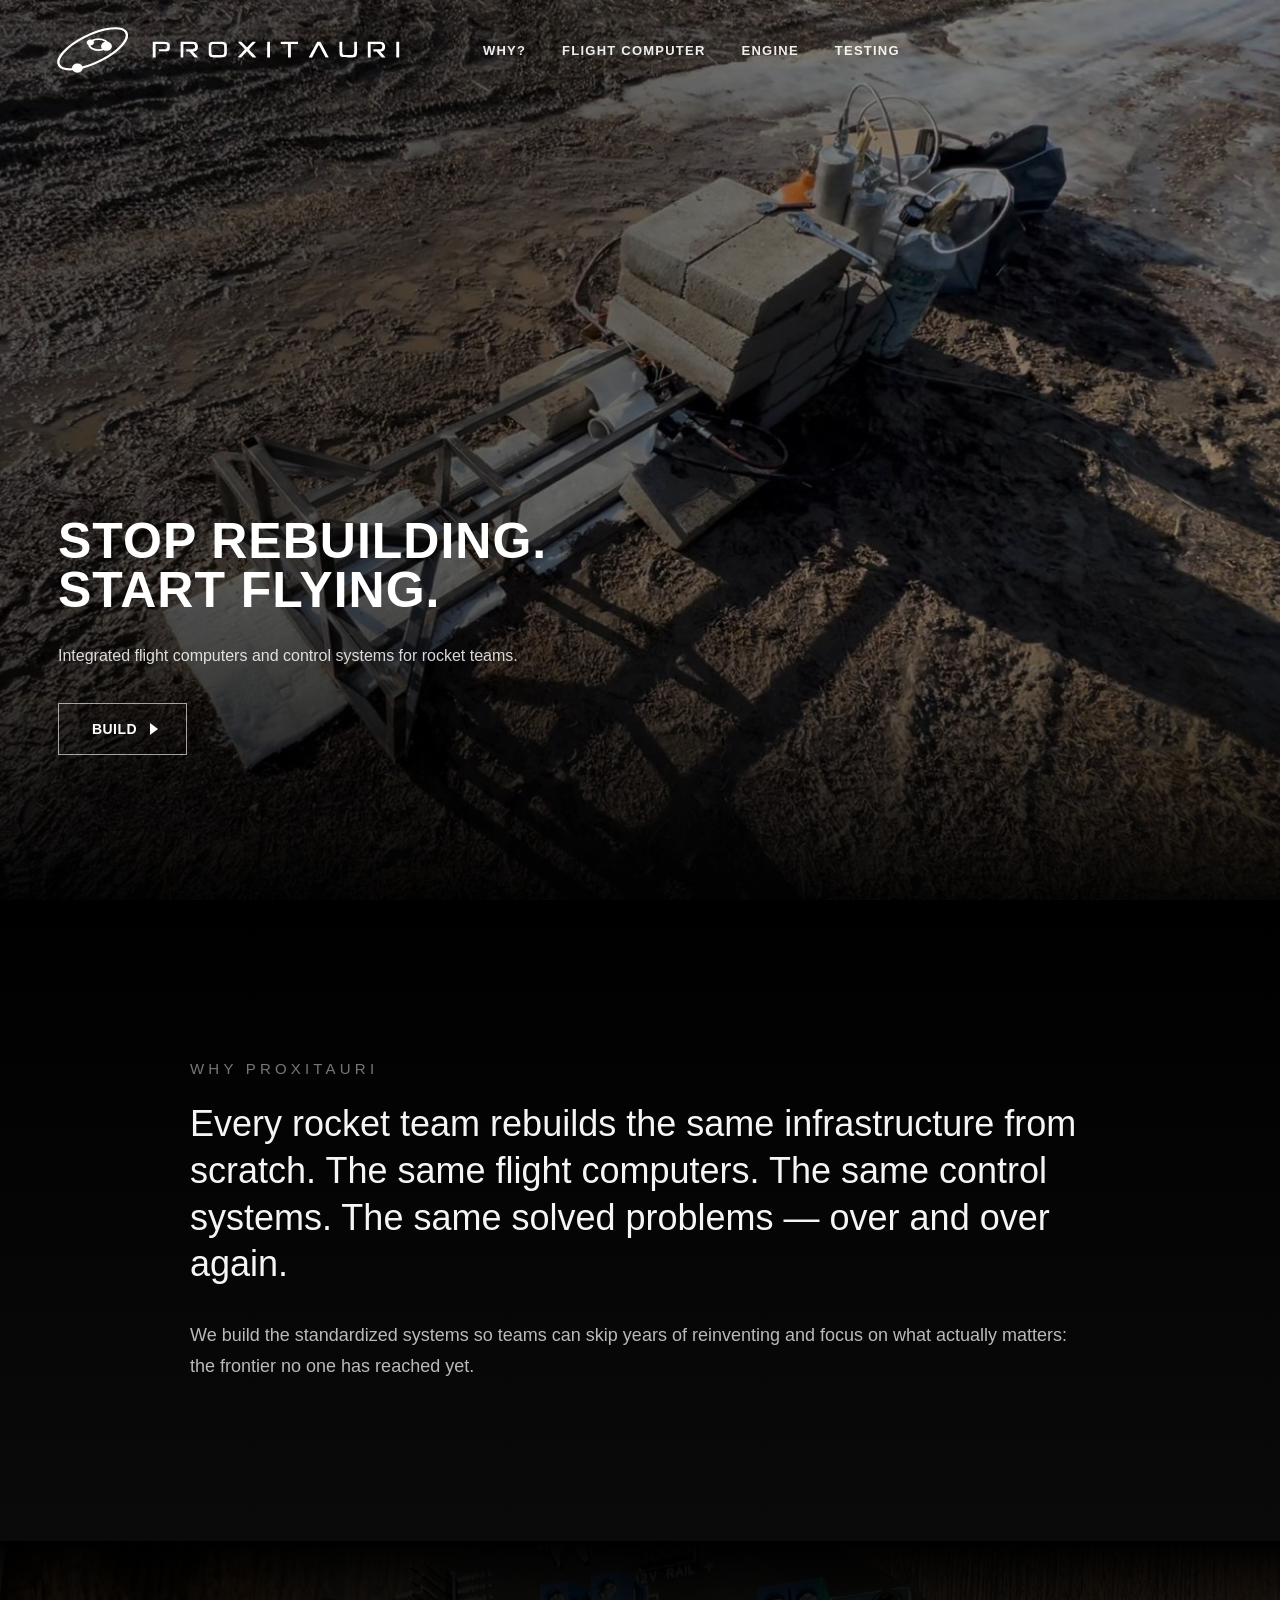
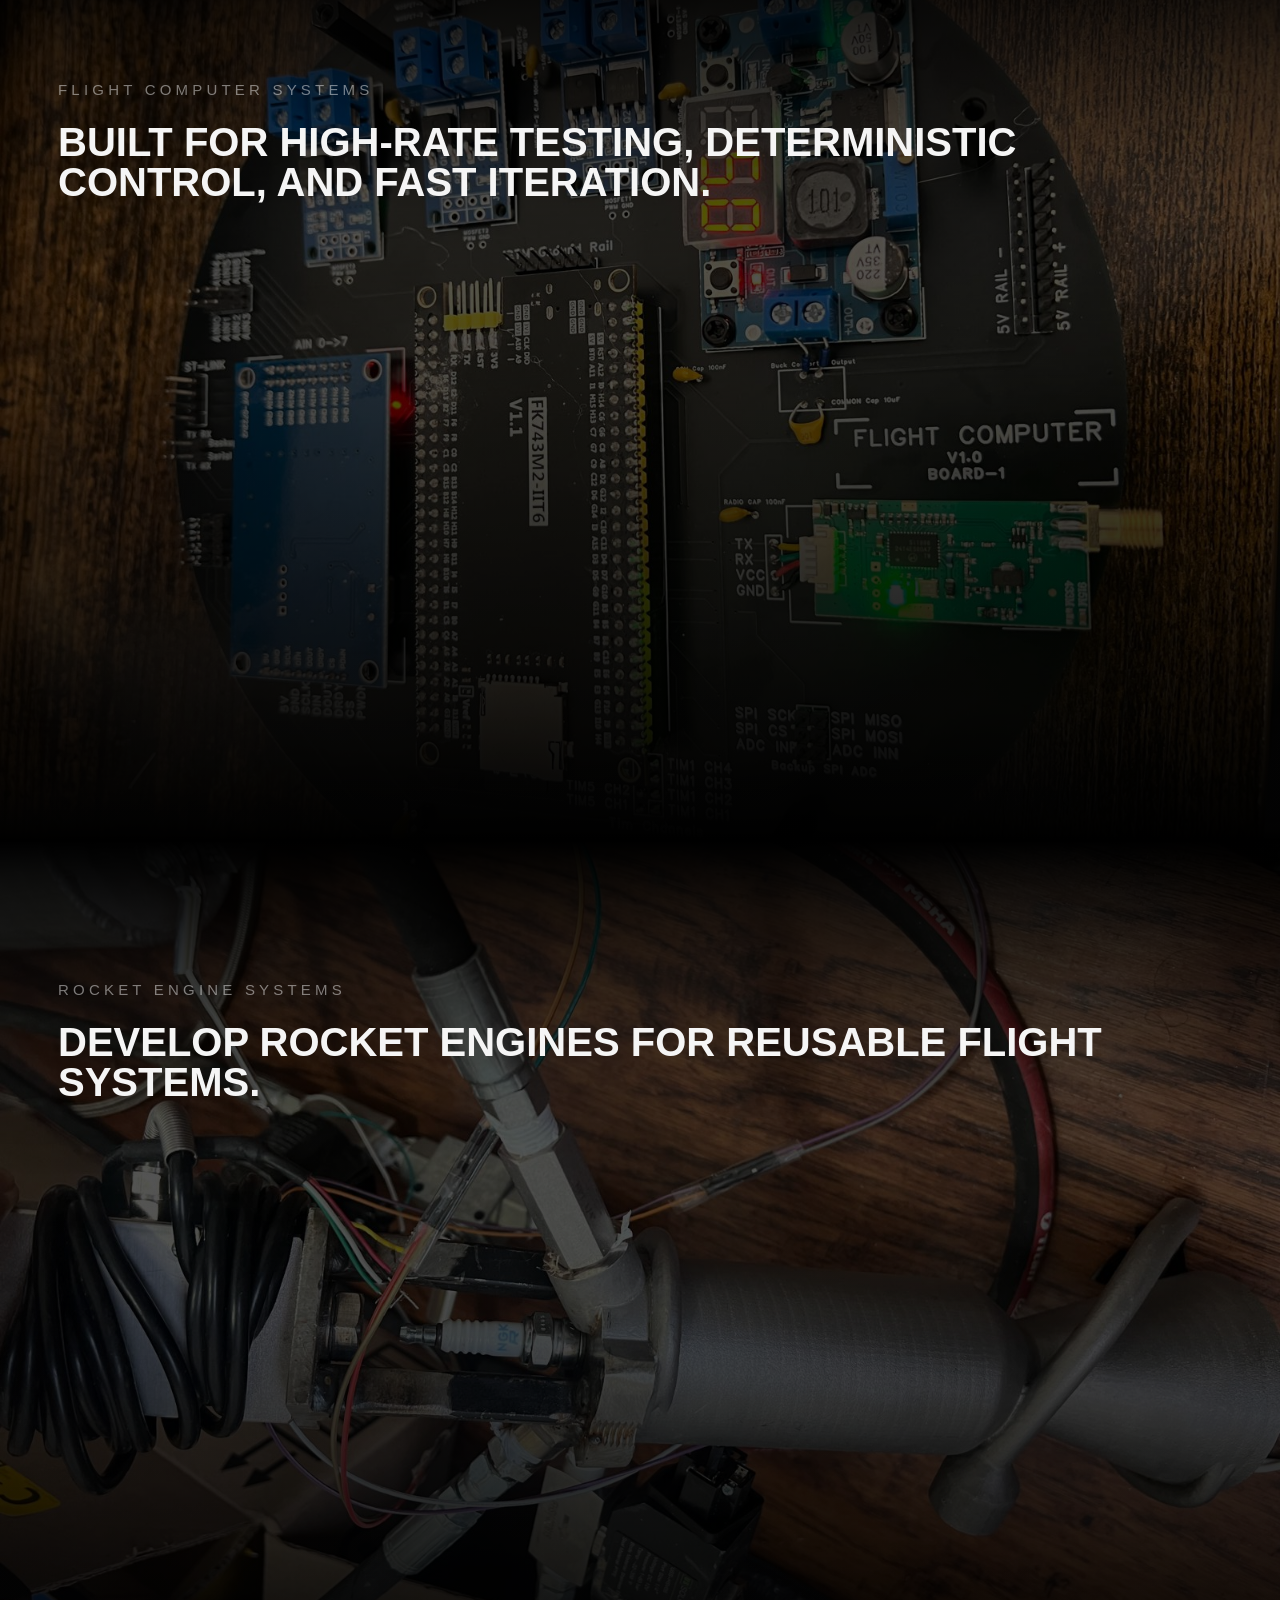
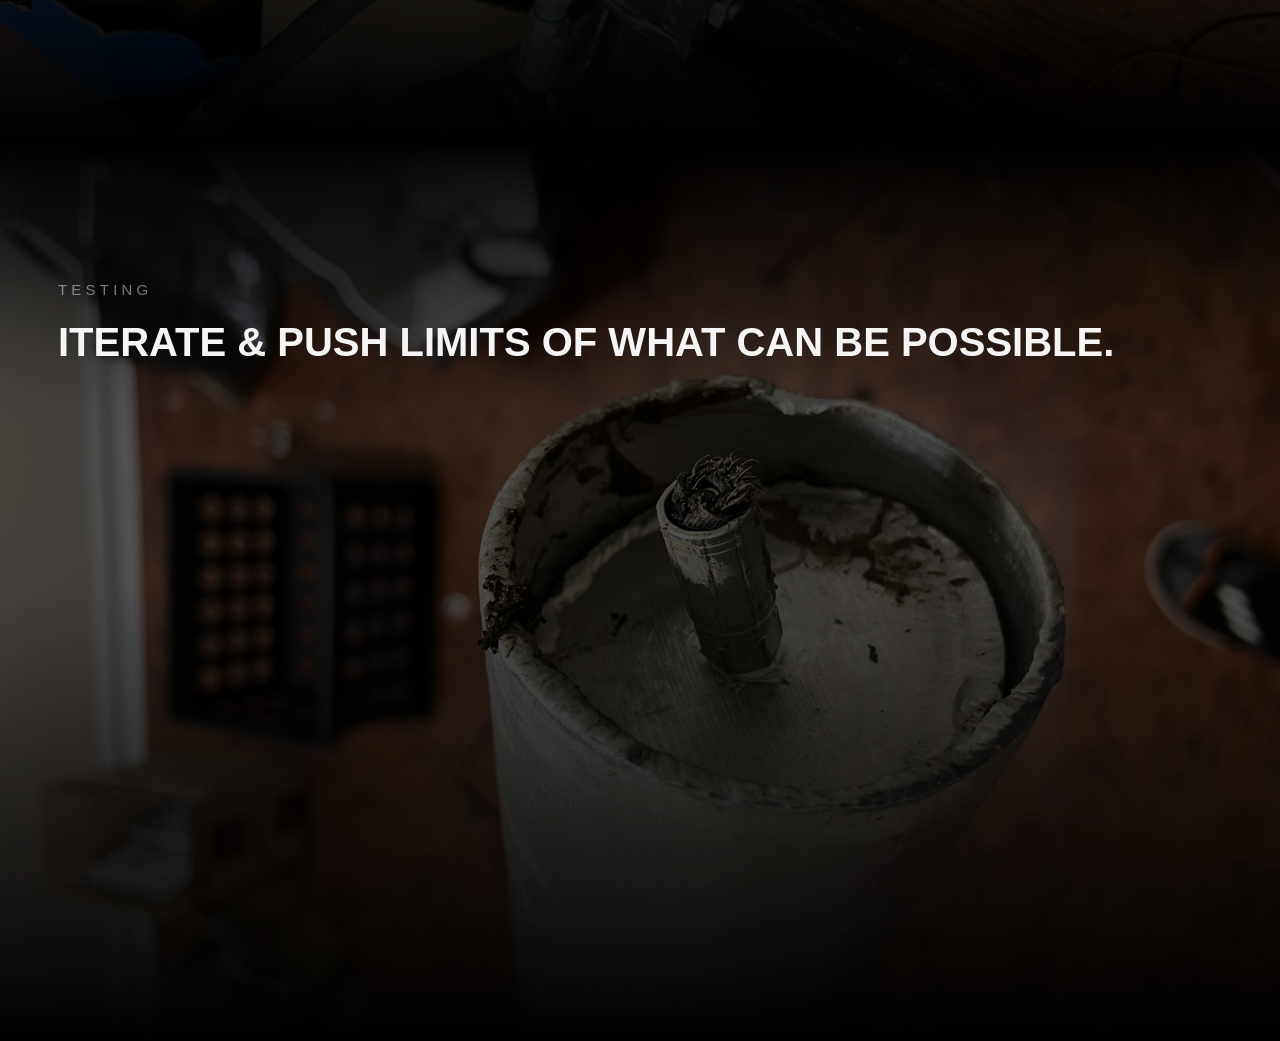
<file: index.html>
<!DOCTYPE html>
<html lang="en">
<head>
  <meta charset="UTF-8" />
  <meta name="viewport" content="width=device-width, initial-scale=1.0" />
  <title>Proxitauri</title>
  
  <link rel="icon" type="image/x-icon" href="./logos/favicon.svg">
  <link rel="stylesheet" href="./src/css/base.css" />
  <link rel="stylesheet" href="./src/css/header.css" />
  <link rel="stylesheet" href="./src/css/hero.css" />
  <link rel="stylesheet" href="./src/css/sections.css" />
</head>

<body>
  <!-- Header -->
  <header class="site-header" id="siteHeader">
    <div class="site-header__inner">
      <!-- <a class="brand" href="#" aria-label="Proxitauri home">Proxitauri</a> -->
       <a class="brand" href="#" aria-label="Proxitauri home">
  <img src="logos/Proxitauri-side-logo-transparent-white-font.svg" alt="Proxitauri" class="brand-logo">
</a>
      <nav class="primary-nav" aria-label="Primary navigation">
        <a href="#what-we-do">Why?</a>
        <a href="#flight-computer">Flight Computer</a>
        <a href="#engine">Engine</a>
        <a href="#testing">Testing</a>
      </nav>

      <button class="menu-button" aria-label="Open menu">
        <span></span>
        <span></span>
        <span></span>
      </button>
    </div>
  </header>

  <!-- Main Page -->
  <main>
    <section class="hero">
      <div class="hero__content">
        <h3 class="hero__title">STOP REBUILDING.<br>START FLYING.</h3>

        <p class="hero__subtitle">
          Integrated flight computers and control systems for rocket teams.
        </p>

        <div class="hero__actions">
          <a class="button-outline" href="./configurator/configurator.html">
            <span id="redirect"><p id="redirect-text" >Build</p></span>              
            <span class="play-triangle"></span>
          </a>
        </div>
      </div>
    </section>
  <section id="what-we-do" class="mission-section">
    <div class="mission-section__inner">
      <p class="section-kicker">Why Proxitauri</p>
      <h2 class="mission-title">
        Every rocket team rebuilds the same infrastructure from scratch. The same flight computers. The same control systems. The same solved problems — over and over again.
      </h2>
      <p class="mission-body">
        We build the standardized systems so teams can skip years of reinventing and focus on what actually matters: the frontier no one has reached yet.
      </p>
    </div>
  </section>
  <section id="flight-computer" class="content-section content-section-1">
      <div class="content-section__inner">
        <p class="section-kicker">Flight Computer Systems</p>
        <h2 class="section-title">
          Built for high-rate testing, deterministic control, and fast iteration.
        </h2>
      </div>
    </section>

  <section id="engine" class="content-section content-section-2">
      <div class="content-section__inner">
        <p class="section-kicker">Rocket Engine Systems</p>
        <h2 class="section-title">
          Develop rocket engines for reusable flight systems.
        </h2>
      </div>
    </section>

  <section id="testing" class="content-section content-section-3">
      <div class="content-section__inner">
        <p class="section-kicker">Testing</p>
        <h2 class="section-title">
          Iterate & Push limits of what can be possible.
        </h2>
      </div>
    </section>
  </main>

  <script src="./src/js/headerFade.js"></script>
</body>
</html>
</file>
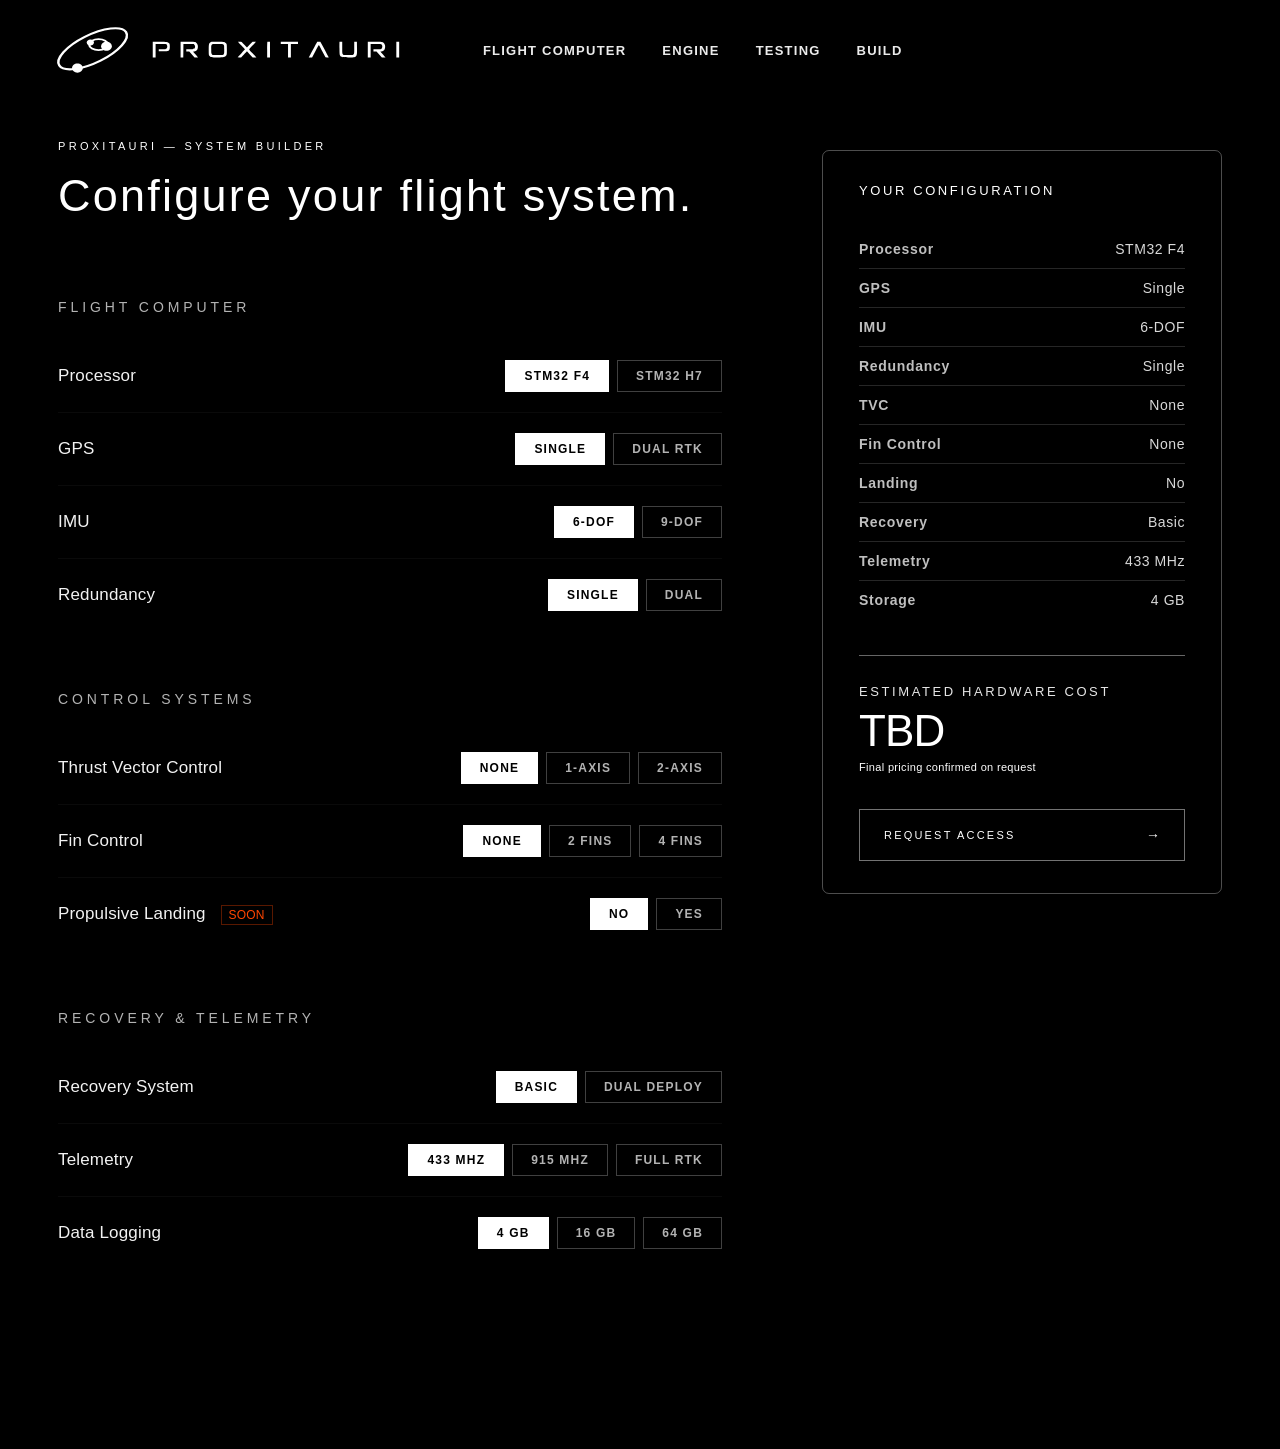
<file: configurator/configurator.html>
<!DOCTYPE html>
<html lang="en">
<head>
  <meta charset="UTF-8"/>
  <meta name="viewport" content="width=device-width, initial-scale=1.0"/>
  <title>System Builder — Proxitauri</title>
  <link rel="icon" type="image/x-icon" href="../logos/favicon.svg">
  <link rel="stylesheet" href="../src/css/base.css"/>
  <link rel="stylesheet" href="../src/css/header.css"/>
  <link rel="stylesheet" href="configurator.css"/>
</head>
<body>

  <!-- Header (same as main site) -->
  <header class="site-header" id="siteHeader">
    <div class="site-header__inner">
      <a class="brand" href="../index.html" aria-label="Proxitauri home">
        <img src="../logos/Proxitauri-side-logo-transparent-white-font.svg" alt="Proxitauri" class="brand-logo">
      </a>
      <nav class="primary-nav" aria-label="Primary navigation">
        <a href="../index.html#flight-computer">Flight Computer</a>
        <a href="../index.html#engine">Engine</a>
        <a href="../index.html#testing">Testing</a>
        <a href="configurator.html" style="color: rgba(255,255,255,0.92)">Build</a>
      </nav>
    </div>
  </header>

  <main class="config-main">

    <!-- <div class="config-header">
      <p class="config-header__label">Proxitauri — System Builder</p>
      <h1 class="config-header__title">Configure your flight system.</h1>
    </div> -->

    <div class="config-layout">
      <div class="config-left">
        <div class="config-header">
          <p class="config-header__label">Proxitauri — System Builder</p>
          <h1 class="config-header__title">Configure your   flight system.</h1>
        </div>
        <!-- OPTIONS -->
        <div class="config-options">

          <!-- Flight Computer -->
          <div class="config-section">
            <p class="config-section__label">Flight Computer</p>

            <div class="option-row">
              <span class="option-name">Processor</span>
              <div class="option-chips">
                <div class="chip active" data-group="cpu" data-val="STM32 F4" data-price="0">STM32 F4</div>
                <div class="chip" data-group="cpu" data-val="STM32 H7" data-price="80">STM32 H7</div>
              </div>
            </div>

            <div class="option-row">
              <span class="option-name">GPS</span>
              <div class="option-chips">
                <div class="chip active" data-group="gps" data-val="Single" data-price="0">Single</div>
                <div class="chip" data-group="gps" data-val="Dual RTK" data-price="220">Dual RTK</div>
              </div>
            </div>

            <div class="option-row">
              <span class="option-name">IMU</span>
              <div class="option-chips">
                <div class="chip active" data-group="imu" data-val="6-DOF" data-price="0">6-DOF</div>
                <div class="chip" data-group="imu" data-val="9-DOF" data-price="60">9-DOF</div>
              </div>
            </div>

            <div class="option-row">
              <span class="option-name">Redundancy</span>
              <div class="option-chips">
                <div class="chip active" data-group="redundancy" data-val="Single" data-price="0">Single</div>
                <div class="chip" data-group="redundancy" data-val="Dual" data-price="350">Dual</div>
              </div>
            </div>
          </div>

          <!-- Control Systems -->
          <div class="config-section">
            <p class="config-section__label">Control Systems</p>

            <div class="option-row">
              <span class="option-name">Thrust Vector Control</span>
              <div class="option-chips">
                <div class="chip active" data-group="tvc" data-val="None" data-price="0">None</div>
                <div class="chip" data-group="tvc" data-val="Single Axis" data-price="180">1-Axis</div>
                <div class="chip" data-group="tvc" data-val="2-Axis" data-price="340">2-Axis</div>
              </div>
            </div>

            <div class="option-row">
              <span class="option-name">Fin Control</span>
              <div class="option-chips">
                <div class="chip active" data-group="fins" data-val="None" data-price="0">None</div>
                <div class="chip" data-group="fins" data-val="2 Fins" data-price="120">2 Fins</div>
                <div class="chip" data-group="fins" data-val="4 Fins" data-price="220">4 Fins</div>
              </div>
            </div>

            <div class="option-row">
              <span class="option-name">
                Propulsive Landing
                <span class="tag-soon">Soon</span>
              </span>
              <div class="option-chips">
                <div class="chip active" data-group="landing" data-val="No" data-price="0">No</div>
                <div class="chip" data-group="landing" data-val="Yes" data-price="600">Yes</div>
              </div>
            </div>
          </div>

          <!-- Recovery & Telemetry -->
          <div class="config-section">
            <p class="config-section__label">Recovery & Telemetry</p>

            <div class="option-row">
              <span class="option-name">Recovery System</span>
              <div class="option-chips">
                <div class="chip active" data-group="recovery" data-val="Basic" data-price="0">Basic</div>
                <div class="chip" data-group="recovery" data-val="Dual Deploy" data-price="140">Dual Deploy</div>
              </div>
            </div>

            <div class="option-row">
              <span class="option-name">Telemetry</span>
              <div class="option-chips">
                <div class="chip active" data-group="telemetry" data-val="433 MHz" data-price="0">433 MHz</div>
                <div class="chip" data-group="telemetry" data-val="915 MHz" data-price="40">915 MHz</div>
                <div class="chip" data-group="telemetry" data-val="Full RTK" data-price="180">Full RTK</div>
              </div>
            </div>

            <div class="option-row">
              <span class="option-name">Data Logging</span>
              <div class="option-chips">
                <div class="chip active" data-group="logging" data-val="4 GB" data-price="0">4 GB</div>
                <div class="chip" data-group="logging" data-val="16 GB" data-price="30">16 GB</div>
                <div class="chip" data-group="logging" data-val="64 GB" data-price="70">64 GB</div>
              </div>
            </div>
          </div>
        </div>
      </div>

      <!-- SUMMARY PANEL -->
      <div class="summary-panel">
        <p class="summary-panel__label">Your Configuration</p>

        <div class="summary-lines">
          <div class="summary-line">
            <span class="summary-key">Processor</span>
            <span class="summary-val" id="s-cpu">STM32 F4</span>
          </div>
          <div class="summary-line">
            <span class="summary-key">GPS</span>
            <span class="summary-val" id="s-gps">Single</span>
          </div>
          <div class="summary-line">
            <span class="summary-key">IMU</span>
            <span class="summary-val" id="s-imu">6-DOF</span>
          </div>
          <div class="summary-line">
            <span class="summary-key">Redundancy</span>
            <span class="summary-val" id="s-redundancy">Single</span>
          </div>
          <div class="summary-line">
            <span class="summary-key">TVC</span>
            <span class="summary-val" id="s-tvc">None</span>
          </div>
          <div class="summary-line">
            <span class="summary-key">Fin Control</span>
            <span class="summary-val" id="s-fins">None</span>
          </div>
          <div class="summary-line">
            <span class="summary-key">Landing</span>
            <span class="summary-val" id="s-landing">No</span>
          </div>
          <div class="summary-line">
            <span class="summary-key">Recovery</span>
            <span class="summary-val" id="s-recovery">Basic</span>
          </div>
          <div class="summary-line">
            <span class="summary-key">Telemetry</span>
            <span class="summary-val" id="s-telemetry">433 MHz</span>
          </div>
          <div class="summary-line">
            <span class="summary-key">Storage</span>
            <span class="summary-val" id="s-logging">4 GB</span>
          </div>
        </div>

        <div class="price-block">
          <p class="price-label">Estimated Hardware Cost</p>
          <p class="price-value" id="price">$890</p>
          <p class="price-note">Final pricing confirmed on request</p>
        </div>

        <a href="mailto:contact@proxitauri.com?subject=Flight System Request Access" class="cta">
          Request Access
          <span class="cta-arrow">→</span>
        </a>
      </div>
    </div>
  </main>

  <!-- <script src="../src/js/headerFade.js"></script> -->
  <script src="configurator.js"></script>
</body>
</html>
</file>
<file: src/css/base.css>
:root {
  --white: #f5f5f5;
  --muted: rgba(255, 255, 255, 0.72);
  --dim: rgba(255, 255, 255, 0.46);
  --line: rgba(255, 255, 255, 0.28);
  --black: #000;

  --header-height: 600px;
  --page-padding: 58px;
  --max-width: 1720px;
}

* {
  box-sizing: border-box;
  margin: 0;
  padding: 0;
}

html {
  scroll-behavior: smooth;
}

body {
  min-height: 100vh;
  background: var(--black);
  color: var(--white);
  font-family: 'Helvetica Neue', Helvetica, sans-serif;
  overflow-x: hidden;
  /* overflow-y: hidden; */
}

a {
  color: inherit;
  text-decoration: none;
}

@media (max-width: 760px) {
  :root {
    --page-padding: 24px;
    --header-height: 68px;
  }
}
</file>
<file: src/css/header.css>
.site-header {
  position: fixed;
  top: 0;
  left: 0;
  z-index: 50;
  width: 100%;
  /* height: var(--header-height); */
  background: transparent;
  transition: opacity 240ms ease, transform 240ms ease;
}

.site-header__inner {
  height: 100%;
  max-width: var(--max-width);
  /* margin: 0 auto; */
  /* padding: 0 var(--page-padding); */
  display: flex;
  align-items: center;
  gap: 56px;
}

.brand {
  display: flex;
  align-items: center;
  flex-shrink: 0;
  /* letter-spacing: 0.42em; */
  font-size: 25px;
  font-weight: 700;
  line-height: 1;
  /* text-transform: uppercase; */
  transform: scaleX(1.18);
  transform-origin: left center;
}

.primary-nav {
  display: flex;
  align-items: center;
  gap: 36px;
}

.primary-nav a,
.secondary-nav a {
  position: relative;
  font-size: 13px;
  font-weight: 700;
  letter-spacing: 0.095em;
  text-transform: uppercase;
  color: rgba(255, 255, 255, 0.92);
  white-space: nowrap;
}

.primary-nav a::after,
.secondary-nav a::after {
  content: "";
  position: absolute;
  left: 0;
  bottom: -6px;
  width: 100%;
  height: 1px;
  background: currentColor;
  transform: scaleX(0);
  transform-origin: right center;
  transition: transform 180ms ease;
}

.primary-nav a:hover::after,
.secondary-nav a:hover::after {
  transform: scaleX(1);
  transform-origin: left center;
}

.secondary-nav {
  margin-left: auto;
  display: flex;
  align-items: center;
  gap: 28px;
}

.launch-pill {
  display: inline-flex;
  align-items: center;
  gap: 50px;
  min-width: 260px;
  height: 34px;
  padding: 0 14px;
  border: 1px solid rgba(255, 255, 255, 0.32);
  border-radius: 3px;
  font-size: 10px;
  letter-spacing: 0.12em;
  text-transform: uppercase;
  color: rgba(255, 255, 255, 0.86);
}

.menu-button {
  display: none;
  width: 28px;
  height: 22px;
  background: transparent;
  border: 0;
  cursor: pointer;
}

.menu-button span {
  display: block;
  height: 2px;
  margin: 5px 0;
  background: white;
}

@media (max-width: 1180px) {
  .primary-nav,
  .secondary-nav,
  .launch-pill {
    display: none;
  }

  .menu-button {
    display: block;
    margin-left: auto;
  }
}

@media (max-width: 760px) {
  .brand {
    font-size: 16px;
  }
}


.brand {
  display: flex;
  align-items: center;
}

.brand-logo {
  height: 100px;   /* adjust */
  width: auto;
  display: block;
  margin-right: 30px;
  margin-left: 20px;
}
</file>
<file: src/css/hero.css>
.hero {
  position: relative;
  min-height: 100vh;
  display: flex;
  align-items: flex-end;
  isolation: isolate;
  overflow: hidden;
}

.hero::before {
  content: "";
  position: absolute;
  inset: 0;
  z-index: -3;
  background:
    linear-gradient(90deg, rgba(0,0,0,0.4) 0%, rgba(0,0,0,0.4) 34%, rgba(0,0,0,0.1) 72%),
    linear-gradient(0deg, rgba(0,0,0,0.92) 0%, rgba(0,0,0,0.18) 36%, rgba(0,0,0,0.22) 100%),
    url("../../assets/images/hero.jpeg");
  background-size: cover;
  background-position: center right;
  transform: scale(1);
}

.hero::after {
  content: "";
  position: absolute;
  inset: 0;
  z-index: -2;
  background: rgba(0, 0, 0, 0.18);
}

.hero__content {
  width: 100%;
  max-width: var(--max-width);
  margin: 0 auto;
  padding: 0 var(--page-padding) 145px;
}

.hero__date {
  margin-bottom: 34px;
  font-size: 12px;
  line-height: 1;
  font-weight: 500;
  letter-spacing: 0.24em;
  text-transform: uppercase;
  color: rgba(255, 255, 255, 0.9);
}

.hero__title {
  max-width: 780px;
  font-size: clamp(30px, 5.2vw, 50px);
  line-height: 0.98;
  font-weight: 800;
  letter-spacing: 0.02em;
  text-transform: uppercase;
  color: white;
}

.hero__subtitle {
  max-width: 560px;
  margin-top: 28px;
  font-size: 16px;
  line-height: 1.6;
  color: rgba(255, 255, 255, 0.84);
}

.hero__actions {
  margin-top: 34px;
  display: flex;
  align-items: center;
  gap: 20px;
}

.button-outline {
  height: 52px;
  padding: 0 28px;
  display: inline-flex;
  align-items: center;
  justify-content: center;
  gap: 8px;
  border: 1px solid rgba(255, 255, 255, 0.62);
  background: transparent;
  color: white;
  font-size: 11px;
  font-weight: 700;
  letter-spacing: 0.04em;
  text-transform: uppercase;
  cursor: pointer;
  transition: background 180ms ease, color 180ms ease, border-color 180ms ease;
}

.button-outline:hover {
  background: white;
  color: black;
  border-color: white;
}

.play-triangle {
  width: 0;
  height: 0;
  border-top: 6px solid transparent;
  border-bottom: 6px solid transparent;
  border-left: 8px solid currentColor;
}

@media (max-width: 760px) {
  .hero__content {
    padding-bottom: 90px;
  }

  .hero__date {
    margin-bottom: 24px;
  }

  .hero__actions {
    align-items: flex-start;
    flex-direction: column;
  }
}

#redirect {
  display: flex;
  flex-direction: row;
  justify-items: center;
}

#redirect-logo {
  font-size: 15px;
}

#redirect-text {
  display: flex;
  align-items: center;
  font-size: 14px;
  padding: 0 5px 0 5px;
}

.cta-arrow {
  font-size: 20px;
  letter-spacing: 0;
  transition: transform 150ms ease;
  /* padding: 5px 0px 0px 5px; */
}
</file>
<file: src/css/sections.css>
.content-section {
  position: relative;
  min-height: 100vh;
  padding: 140px var(--page-padding);
  border-top: none;
  isolation: isolate;
  overflow: hidden;
}

.content-section::before {
  content: "";
  position: absolute;
  inset: 0;
  z-index: -3;
  background-size: cover;
  background-position: center right;
  background-image:
    linear-gradient(180deg, rgba(0,0,0,1) 0%, rgba(0,0,0,0.4) 30%, rgba(0,0,0,0.2) 50%),
    linear-gradient(0deg, rgba(0,0,0,1) 0%, rgba(0,0,0,0.22) 100%),
    var(--section-bg);
}

.content-section-1 { --section-bg: url("../../assets/images/Electronics.jpeg"); }
.content-section-2 { --section-bg: url("../../assets/images/Engine.jpeg"); }
.content-section-3 { --section-bg: url("../../assets/images/Failure.jpeg"); }

.content-section__inner {
  position: relative;
  z-index: 1;
  max-width: var(--max-width);
  margin: 0 auto;
}

.section-kicker {
  margin-bottom: 24px;
  font-size: 15px;
  letter-spacing: 0.28em;
  text-transform: uppercase;
  color: var(--dim);
}

.section-title {
  max-width: 1100px;
  font-size: clamp(36px, 5vw, 40px);
  line-height: 1;
  text-transform: uppercase;
}

.mission-section {
  padding: 160px var(--page-padding);
  background: linear-gradient(180deg, #000 0%, #0a0a0a 100%);
  border-top: none;
}

.mission-section__inner {
  max-width: 900px;
  margin: 0 auto;
}

.mission-title {
  font-size: clamp(24px, 3vw, 36px);
  font-weight: 300;
  line-height: 1.3;
  color: var(--white);
  margin-bottom: 32px;
}

.mission-body {
  font-size: 18px;
  line-height: 1.7;
  color: var(--muted);
}

.content-section-1 {
  border-top: none;
}
</file>
<file: configurator/configurator.css>
/* ── Configurator Layout ── */

.config-main {
  min-height: 100vh;
  padding: 140px var(--page-padding) 120px;
  max-width: var(--max-width);
  margin: 0 auto;
  /* padding-bottom: 100px; */
}

.config-header {
  margin-bottom: 80px;
}

.config-header__label {
  font-size: 11px;
  letter-spacing: 0.3em;
  text-transform: uppercase;
  color: rgba(255, 255, 255, 1);
  margin-bottom: 20px;
}

.config-header__title {
  font-size: clamp(36px, 5vw, 45px);
  font-weight: 200;
  letter-spacing: 0.05em;
  color: #fff;
  line-height: 1.05;
}

.config-layout {
  display: grid;
  grid-template-columns: 1fr 400px;
  gap: 100px;
  align-items: start;
  padding-bottom: 0px;
    /* min-height: 200vh; */

}

.config-left {
  display: flex;
  flex-direction: column;
}

/* ── Sections ── */

.config-section {
  margin-bottom: 60px;
}

.config-section__label {
  font-size: 14px;
  letter-spacing: 0.28em;
  text-transform: uppercase;
  color: rgba(179, 179, 179, 1);
  margin-bottom: 8px;
  padding-bottom: 16px;
  border-bottom: 1px solid rgba(255, 255, 255, 0);
}

/* ── Option Rows ── */

.option-row {
  display: flex;
  align-items: center;
  justify-content: space-between;
  padding: 20px 0;
  border-bottom: 1px solid rgba(255, 255, 255, 0.04);
  gap: 24px;
}

.option-row:last-child {
  border-bottom: none;
}

.option-name {
  font-size: 17px;
  font-weight: 300;
  color: rgba(255, 255, 255, 0.95);
  letter-spacing: 0.01em;
  flex-shrink: 0;
}

.tag-soon {
  font-size: 12px;
  /* letter-spacing: 0.15em; */
  text-transform: uppercase;
  color: #FF4500;
  border: 1px solid rgba(255, 69, 0, 0.35);
  padding: 2px 7px;
  margin-left: 10px;
}

.option-chips {
  display: flex;
  gap: 8px;
  flex-wrap: wrap;
  justify-content: flex-end;
}

/* ── Chips ── */

.chip {
  padding: 8px 18px;
  font-size: 12px;
  font-weight:550;
  letter-spacing: 0.1em;
  text-transform: uppercase;
  border: 1px solid rgba(255, 255, 255, 0.25);
  color: rgba(255, 255, 255, 0.7);
  cursor: pointer;
  transition: border-color 120ms ease, color 120ms ease, background 120ms ease;
  user-select: none;
  font-family: inherit;
}

.chip:hover {
  border-color: rgba(255, 255, 255, 0.65);
  color: rgba(255, 255, 255, 0.8);
}

.chip.active {
  background: #fff;
  color: #000;
  border-color: #fff;
  /* border: 1px solid rgba(255, 255, 255, 0.7); */
}

/* ── Summary Panel ── */

.summary-panel {
  position: sticky;
  top: calc(50vh - 300px); /* 300px = half your panel height */
  transform: none; /* remove the transform */
  border: 1px solid rgba(255, 255, 255, 0.3);
  width: 400px; /* increase from 360px */
  padding: 32px 36px; /* add padding */
  border-radius: 7px;
  /* padding: 20px 10px; */

}

.summary-panel__label {
  font-size: 13px;
  letter-spacing: 0.2em;
  text-transform: uppercase;
  color: rgba(255, 255, 255, 1);
  margin-bottom: 32px;
}

.summary-lines {
  display: flex;
  flex-direction: column;
}

.summary-line {
  display: flex;
  justify-content: space-between;
  align-items: center;
  padding: 11px 0;
  border-bottom: 1px solid rgba(255, 255, 255, 0.15);
}

.summary-line:last-child {
  border-bottom: none;
}

.summary-key {
  font-size: 14px;
  color: rgba(255, 255, 255, 0.75);
  font-weight: 550;
  letter-spacing: 0.05em;
}

.summary-val {
  font-size: 14px;
  color: rgba(255, 255, 255, 0.85);
  letter-spacing: 0.04em;
  transition: color 150ms ease;
}

/* ── Price Block ── */

.price-block {
  margin-top: 36px;
  padding-top: 28px;
  border-top: 1px solid rgba(255, 255, 255, 0.4);
}

.price-label {
  font-size: 13px;
  letter-spacing: 0.2em;
  text-transform: uppercase;
  color: rgba(255, 255, 255, 0.9);
  margin-bottom: 10px;
}

.price-value {
  font-size: 44px;
  font-weight: 200;
  color: #fff;
  letter-spacing: -0.02em;
  transition: all 200ms ease;
  line-height: 1;
}

.price-note {
  font-size: 11px;
  color: rgba(255, 255, 255, 1);
  margin-top: 8px;
  letter-spacing: 0.03em;
}

/* ── CTA ── */

.cta {
  margin-top: 36px;
  width: 100%;
  padding: 17px 24px;
  display: flex;
  align-items: center;
  justify-content: space-between;
  background: transparent;
  border: 1px solid rgba(255, 255, 255, 0.45);
  color: #fff;
  font-size: 11px;
  letter-spacing: 0.2em;
  text-transform: uppercase;
  cursor: pointer;
  transition: background 150ms ease, color 150ms ease;
  font-family: inherit;
  text-decoration: none;
}

.cta:hover {
  background: #fff;
  color: #000;
}

.cta-arrow {
  font-size: 14px;
  letter-spacing: 0;
  transition: transform 150ms ease;
}

.cta:hover .cta-arrow {
  transform: translateX(4px);
}

/* ── Responsive ── */

@media (max-width: 1024px) {
  .config-layout {
    grid-template-columns: 1fr;
    gap: 60px;
  }

  .summary-panel {
    position: static;
  }
}

@media (max-width: 760px) {
  .config-main {
    padding-top: 110px;
  }

  .option-row {
    flex-direction: column;
    align-items: flex-start;
    gap: 14px;
  }

  .option-chips {
    justify-content: flex-start;
  }
}


.site-header {
  background: rgba(0, 0, 0, 0.6);
  backdrop-filter: blur(12px);
}

#request {
  display: flex;
  flex-direction: row;
  justify-items: center;
}

#request-logo {
  font-size: 15px;
}

#request-text {
  display: flex;
  align-items: center;
  font-size: 14px;
  padding: 0 5px 0 5px;
}
</file>
